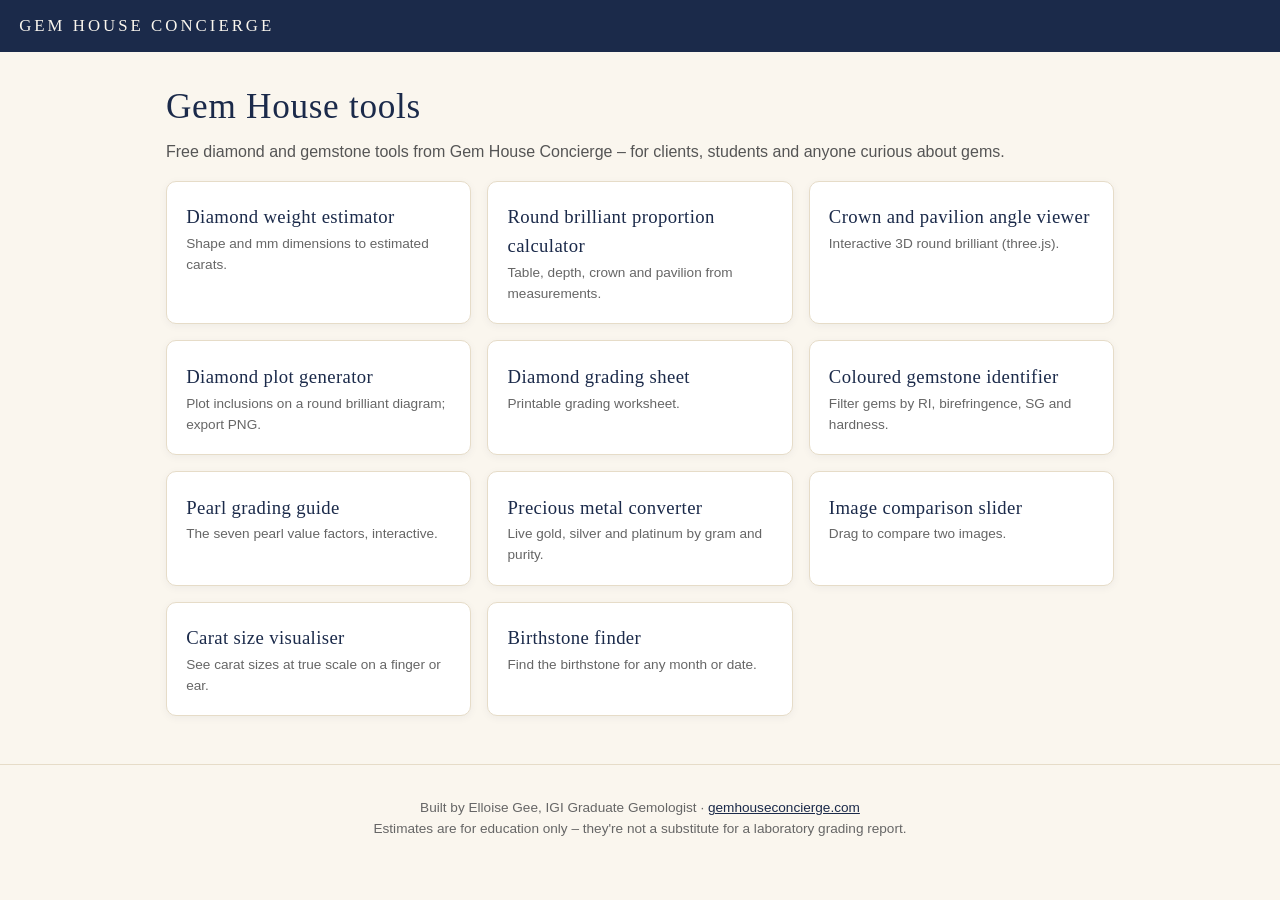
<file: index.html>
<!doctype html><html lang="en-AU"><head><meta charset="utf-8"><meta name="viewport" content="width=device-width,initial-scale=1">
<title>Gem House tools – Gem House Concierge</title><link rel="stylesheet" href="style.css"></head><body>
<header><a class="wm" href="index.html">Gem House Concierge</a></header>
<main><h1>Gem House tools</h1><p class="lead">Free diamond and gemstone tools from Gem House Concierge – for clients, students and anyone curious about gems.</p>
<div class="grid"><a class="card" href="weight.html"><h3 style="margin:.1rem 0">Diamond weight estimator</h3><p class="note" style="margin:0">Shape and mm dimensions to estimated carats.</p></a><a class="card" href="proportions.html"><h3 style="margin:.1rem 0">Round brilliant proportion calculator</h3><p class="note" style="margin:0">Table, depth, crown and pavilion from measurements.</p></a><a class="card" href="angles.html"><h3 style="margin:.1rem 0">Crown and pavilion angle viewer</h3><p class="note" style="margin:0">Interactive 3D round brilliant (three.js).</p></a><a class="card" href="diagram.html"><h3 style="margin:.1rem 0">Diamond plot generator</h3><p class="note" style="margin:0">Plot inclusions on a round brilliant diagram; export PNG.</p></a><a class="card" href="grading-sheet.html"><h3 style="margin:.1rem 0">Diamond grading sheet</h3><p class="note" style="margin:0">Printable grading worksheet.</p></a><a class="card" href="gem-identifier.html"><h3 style="margin:.1rem 0">Coloured gemstone identifier</h3><p class="note" style="margin:0">Filter gems by RI, birefringence, SG and hardness.</p></a><a class="card" href="pearl-guide.html"><h3 style="margin:.1rem 0">Pearl grading guide</h3><p class="note" style="margin:0">The seven pearl value factors, interactive.</p></a><a class="card" href="metal-prices.html"><h3 style="margin:.1rem 0">Precious metal converter</h3><p class="note" style="margin:0">Live gold, silver and platinum by gram and purity.</p></a><a class="card" href="compare.html"><h3 style="margin:.1rem 0">Image comparison slider</h3><p class="note" style="margin:0">Drag to compare two images.</p></a><a class="card" href="carat-size.html"><h3 style="margin:.1rem 0">Carat size visualiser</h3><p class="note" style="margin:0">See carat sizes at true scale on a finger or ear.</p></a><a class="card" href="birthstones.html"><h3 style="margin:.1rem 0">Birthstone finder</h3><p class="note" style="margin:0">Find the birthstone for any month or date.</p></a></div>
</main><footer>Built by Elloise Gee, IGI Graduate Gemologist · <a href="https://www.gemhouseconcierge.com">gemhouseconcierge.com</a><br>Estimates are for education only – they're not a substitute for a laboratory grading report.</footer></body></html>
</file>
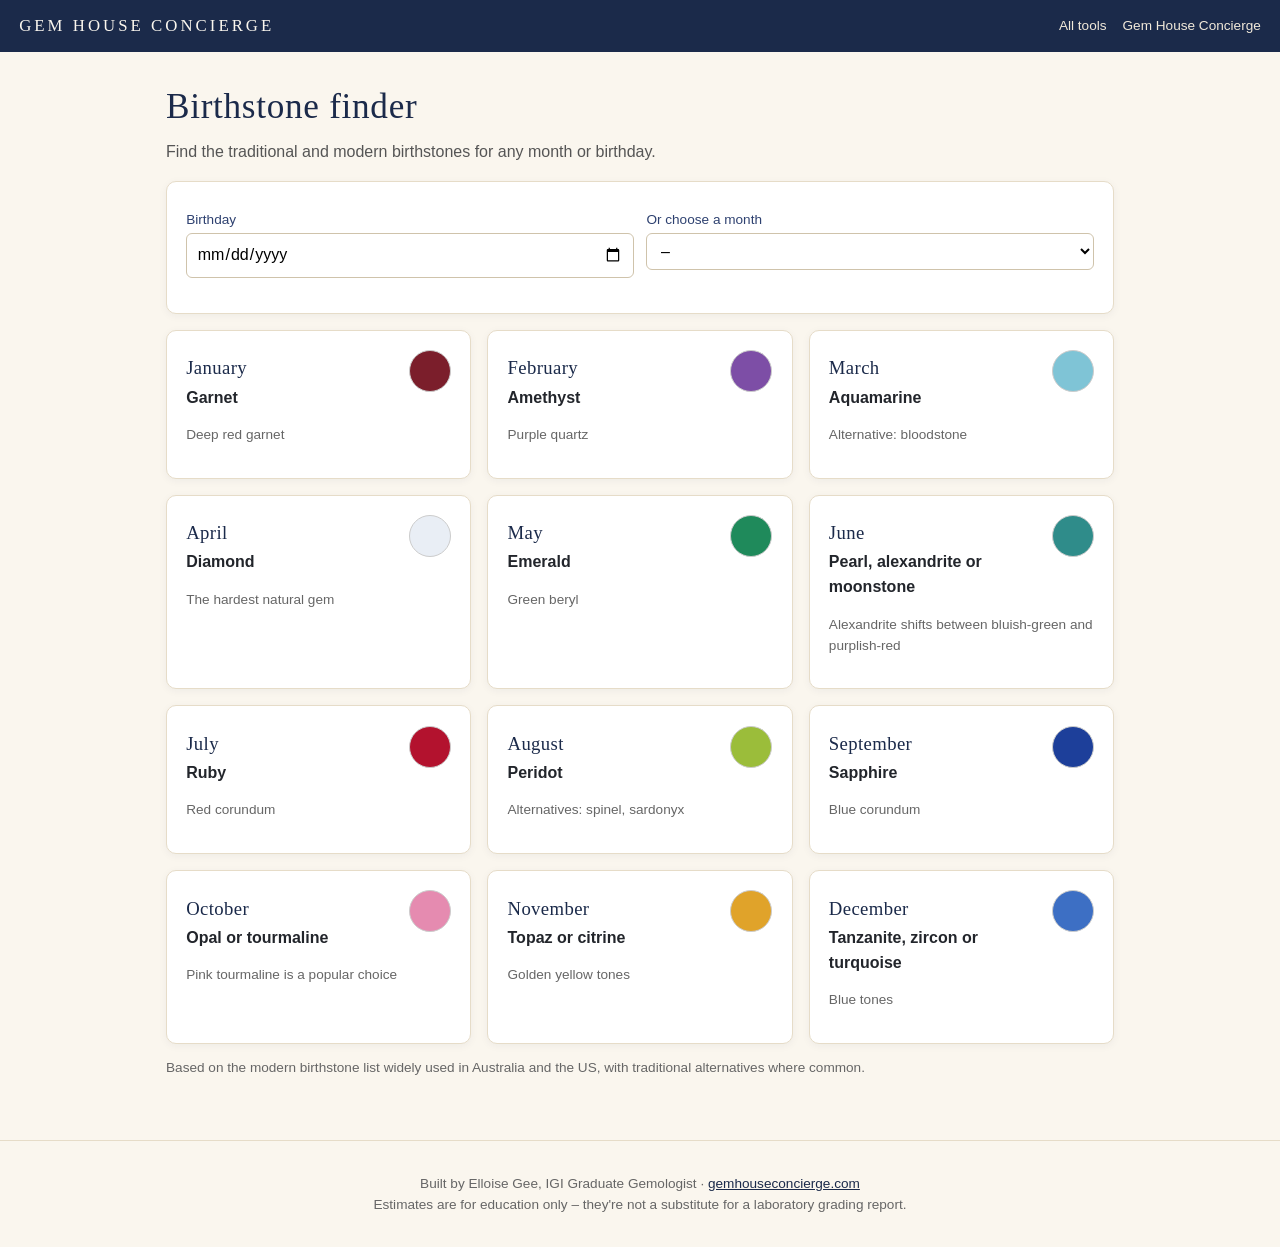
<file: birthstones.html>
<!doctype html><html lang="en-AU"><head><meta charset="utf-8"><meta name="viewport" content="width=device-width,initial-scale=1">
<title>Birthstone finder – Gem House Concierge</title><link rel="stylesheet" href="style.css"></head><body>
<header><a class="wm" href="index.html">Gem House Concierge</a><nav><a href="index.html">All tools</a><a href="https://www.gemhouseconcierge.com">Gem House Concierge</a></nav></header>
<main><h1>Birthstone finder</h1><p class="lead">Find the traditional and modern birthstones for any month or birthday.</p>

<div class="card"><div class="row"><div><label>Birthday</label><input type="date" id="bd"></div><div><label>Or choose a month</label><select id="mo"><option value="">–</option><option value="0">January</option><option value="1">February</option><option value="2">March</option><option value="3">April</option><option value="4">May</option><option value="5">June</option><option value="6">July</option><option value="7">August</option><option value="8">September</option><option value="9">October</option><option value="10">November</option><option value="11">December</option></select></div></div>
<div id="res" style="margin-top:1rem"></div></div>
<div class="grid" id="all"></div>
<p class="note">Based on the modern birthstone list widely used in Australia and the US, with traditional alternatives where common.</p>
<script>
const B=[["January", "Garnet", "Deep red garnet", "#7b1e2b"], ["February", "Amethyst", "Purple quartz", "#7d4ea6"], ["March", "Aquamarine", "Alternative: bloodstone", "#7fc4d6"], ["April", "Diamond", "The hardest natural gem", "#e9eef5"], ["May", "Emerald", "Green beryl", "#1f8a5b"], ["June", "Pearl, alexandrite or moonstone", "Alexandrite shifts between bluish-green and purplish-red", "#2f8c8a"], ["July", "Ruby", "Red corundum", "#b3122e"], ["August", "Peridot", "Alternatives: spinel, sardonyx", "#9bbd3a"], ["September", "Sapphire", "Blue corundum", "#1d3f9a"], ["October", "Opal or tourmaline", "Pink tourmaline is a popular choice", "#e58bb0"], ["November", "Topaz or citrine", "Golden yellow tones", "#e0a32a"], ["December", "Tanzanite, zircon or turquoise", "Blue tones", "#3d6fc4"]];
const card=b=>`<div class="card" style="margin:0"><div style="width:42px;height:42px;border-radius:50%;background:${b[3]};border:1px solid #ccc;float:right"></div><h3 style="margin:.2rem 0">${b[0]}</h3><b>${b[1]}</b><p class="note">${b[2]}</p></div>`;
all.innerHTML=B.map(card).join('');function show(i){res.innerHTML=i===''?'':card(B[i]);window.shown=i===''?null:B[i][1]}
mo.oninput=()=>show(mo.value===''?'':+mo.value);bd.oninput=()=>{if(bd.value){const m=+bd.value.split('-')[1]-1;mo.value=m;show(m)}};
</script>
</main><footer>Built by Elloise Gee, IGI Graduate Gemologist · <a href="https://www.gemhouseconcierge.com">gemhouseconcierge.com</a><br>Estimates are for education only – they're not a substitute for a laboratory grading report.</footer></body></html>
</file>
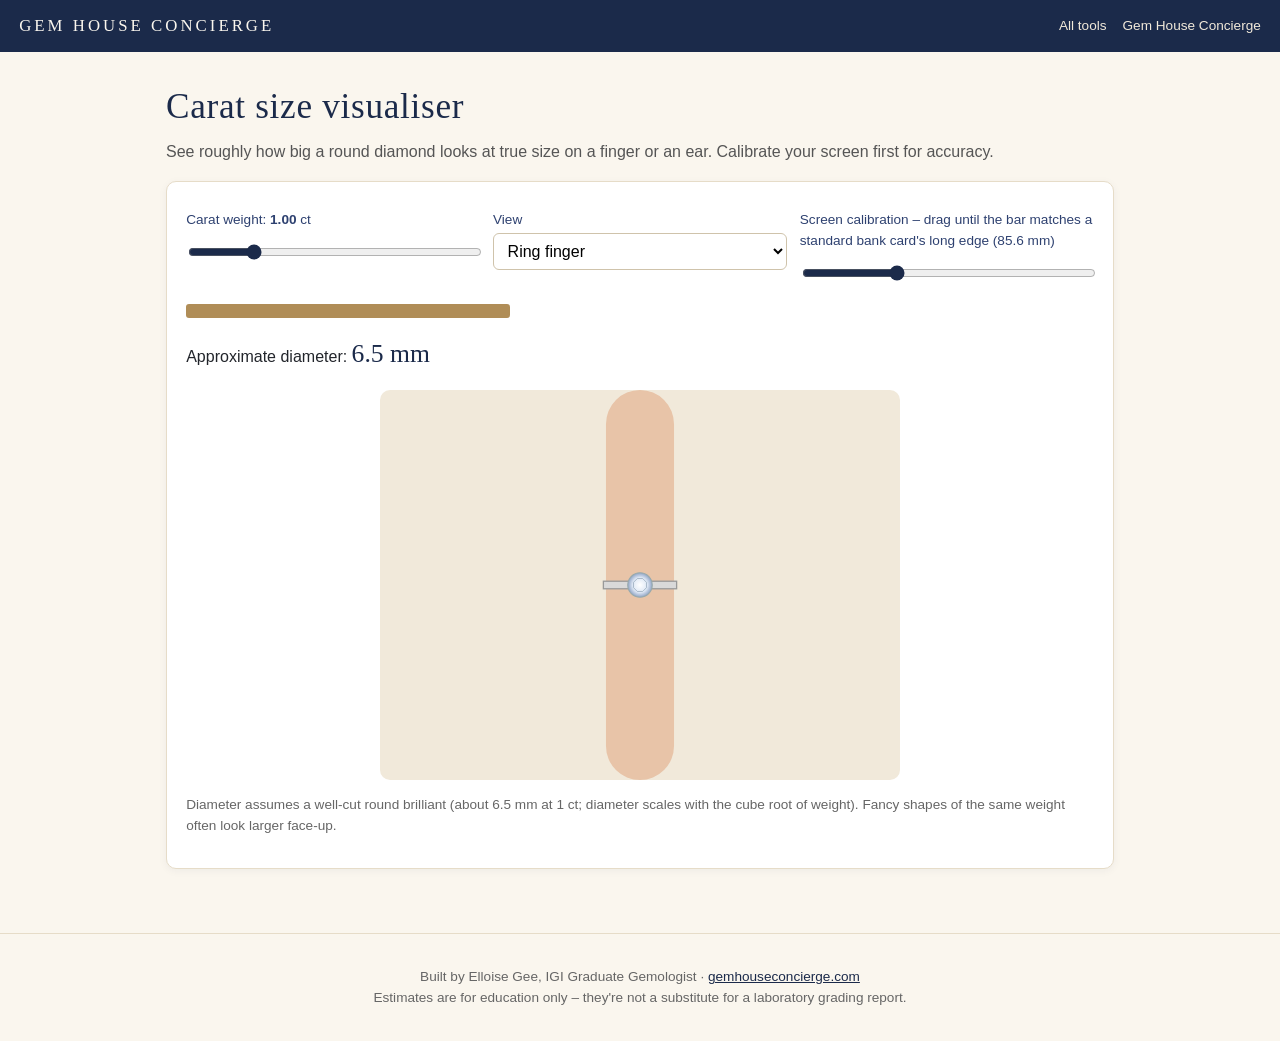
<file: carat-size.html>
<!doctype html><html lang="en-AU"><head><meta charset="utf-8"><meta name="viewport" content="width=device-width,initial-scale=1">
<title>Carat size visualiser – Gem House Concierge</title><link rel="stylesheet" href="style.css"></head><body>
<header><a class="wm" href="index.html">Gem House Concierge</a><nav><a href="index.html">All tools</a><a href="https://www.gemhouseconcierge.com">Gem House Concierge</a></nav></header>
<main><h1>Carat size visualiser</h1><p class="lead">See roughly how big a round diamond looks at true size on a finger or an ear. Calibrate your screen first for accuracy.</p>

<div class="card"><div class="row">
<div><label>Carat weight: <b id="cv">1.00</b> ct</label><input id="ct" type="range" min="0.1" max="5" step="0.05" value="1"></div>
<div><label>View</label><select id="mode"><option value="finger">Ring finger</option><option value="ear">Earlobe (stud)</option></select></div>
<div><label>Screen calibration – drag until the bar matches a standard bank card's long edge (85.6 mm)</label><input id="cal" type="range" min="2" max="8" step="0.01" value="3.78"></div></div>
<div id="card" style="height:14px;background:#b08d57;border-radius:3px;margin:.4rem 0"></div>
<p>Approximate diameter: <span class="result" id="mm"></span></p>
<svg id="sv" viewBox="0 0 400 300" style="width:100%;max-width:520px;display:block;margin:auto;background:#f1e9da;border-radius:10px"></svg>
<p class="note">Diameter assumes a well-cut round brilliant (about 6.5 mm at 1 ct; diameter scales with the cube root of weight). Fancy shapes of the same weight often look larger face-up.</p></div>
<script>
function draw(){const c=+ct.value,d=6.5*Math.cbrt(c),pxmm=+cal.value;cv.textContent=c.toFixed(2);mm.textContent=d.toFixed(1)+' mm';window.dia=d;
card.style.width=(85.6*pxmm)+'px';const s=sv.getBoundingClientRect().width||400,k=pxmm*400/s,r=d/2*k;
let g='';if(mode.value==='finger'){const fw=18*k;g=`<rect x="${200-fw/2}" y="0" width="${fw}" height="300" rx="${fw/2}" fill="#e8c4a8"/><rect x="${200-fw/2-2}" y="${150-1.0*k}" width="${fw+4}" height="${2*k}" fill="#d9d9d9" stroke="#999"/>`}
else{g=`<path d="M200 10 C ${200+40*k*.6} 10 ${200+38*k*.6} ${120} ${200+15*k*.6} 280 C 160 300 120 260 140 200 C 150 120 150 10 200 10Z" fill="#e8c4a8"/>`}
const cy=mode.value==='finger'?150:200,cx=mode.value==='finger'?200:175;
g+=`<defs><radialGradient id="gd"><stop offset="0" stop-color="#fff"/><stop offset=".6" stop-color="#dfe8f5"/><stop offset="1" stop-color="#8fa3c4"/></radialGradient></defs><circle cx="${cx}" cy="${cy}" r="${r}" fill="url(#gd)" stroke="#9aa" stroke-width=".8"/><polygon points="${[0,1,2,3,4,5,6,7].map(i=>{const a=Math.PI/8+i*Math.PI/4;return (cx+r*.57*Math.cos(a))+','+(cy+r*.57*Math.sin(a))}).join(' ')}" fill="none" stroke="#9ab" stroke-width=".6"/>`;
sv.innerHTML=g}
[ct,mode,cal].forEach(e=>e.oninput=draw);addEventListener('resize',draw);draw();
</script>
</main><footer>Built by Elloise Gee, IGI Graduate Gemologist · <a href="https://www.gemhouseconcierge.com">gemhouseconcierge.com</a><br>Estimates are for education only – they're not a substitute for a laboratory grading report.</footer></body></html>
</file>
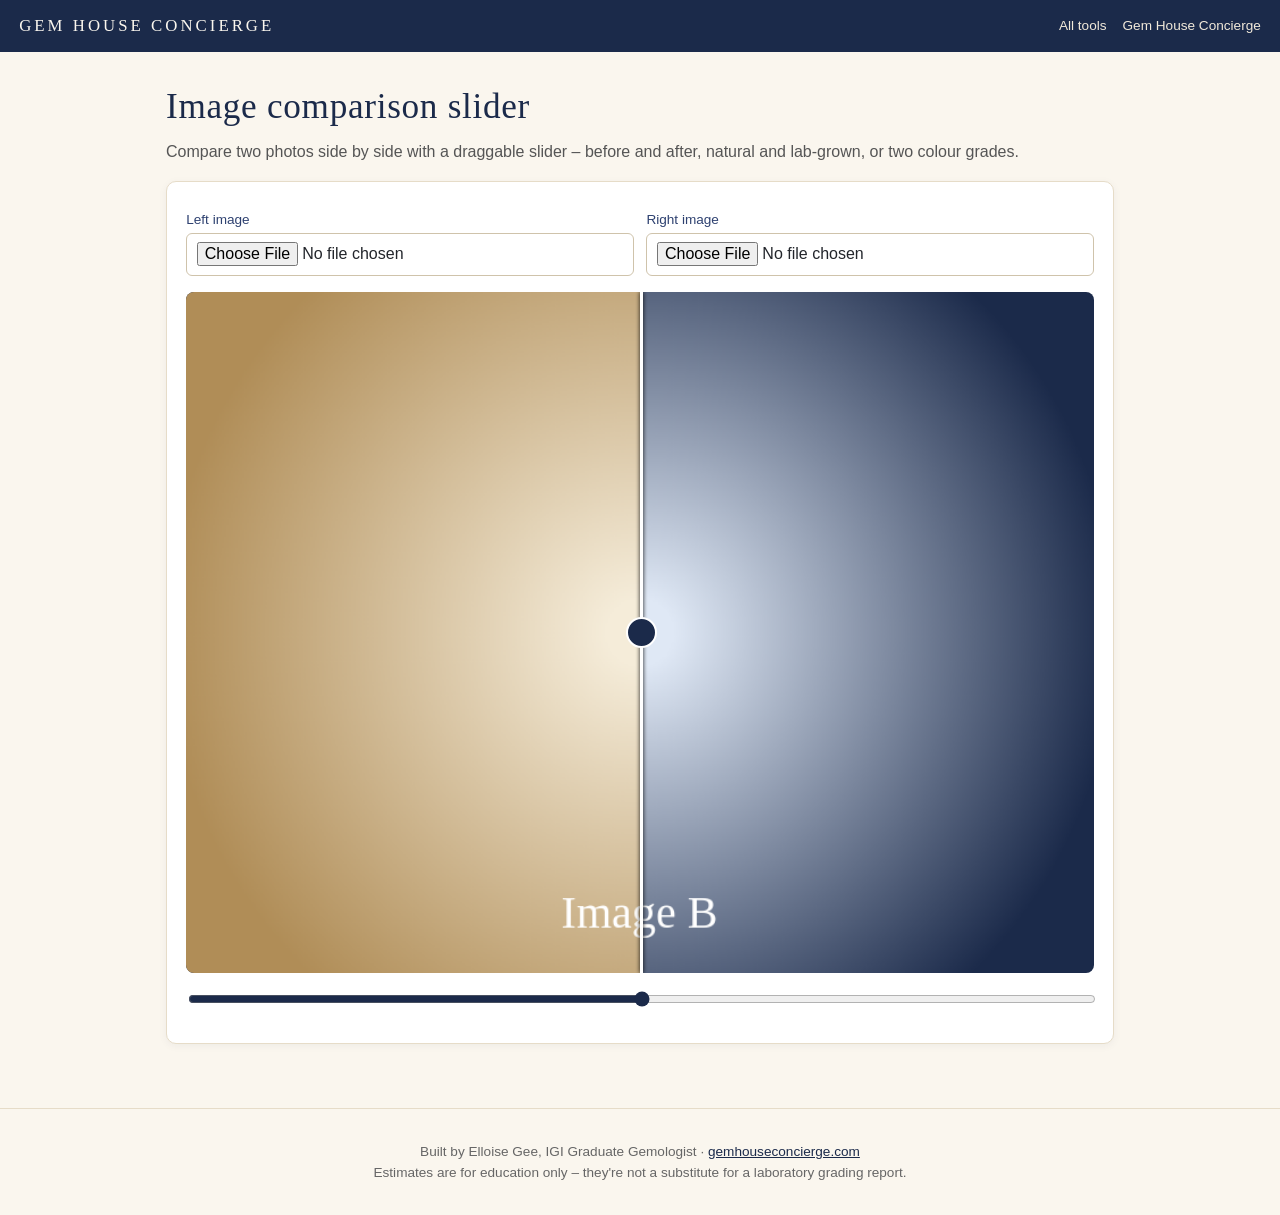
<file: compare.html>
<!doctype html><html lang="en-AU"><head><meta charset="utf-8"><meta name="viewport" content="width=device-width,initial-scale=1">
<title>Image comparison slider – Gem House Concierge</title><link rel="stylesheet" href="style.css"></head><body>
<header><a class="wm" href="index.html">Gem House Concierge</a><nav><a href="index.html">All tools</a><a href="https://www.gemhouseconcierge.com">Gem House Concierge</a></nav></header>
<main><h1>Image comparison slider</h1><p class="lead">Compare two photos side by side with a draggable slider – before and after, natural and lab-grown, or two colour grades.</p>

<div class="card"><div class="row"><div><label>Left image</label><input type="file" id="fa" accept="image/*"></div><div><label>Right image</label><input type="file" id="fb" accept="image/*"></div></div>
<div id="box" style="position:relative;margin-top:1rem;user-select:none;touch-action:none;overflow:hidden;border-radius:8px;aspect-ratio:4/3;background:#eee">
<img id="ib" style="position:absolute;inset:0;width:100%;height:100%;object-fit:cover"><div id="clip" style="position:absolute;inset:0;width:50%;overflow:hidden"><img id="ia" style="position:absolute;inset:0;height:100%;object-fit:cover"></div>
<div id="bar" style="position:absolute;top:0;bottom:0;left:50%;width:3px;background:#fff;box-shadow:0 0 4px #000;cursor:ew-resize"><div style="position:absolute;top:50%;left:-14px;width:31px;height:31px;margin-top:-15px;border-radius:50%;background:#1b2a4a;border:2px solid #fff"></div></div></div>
<input type="range" id="rg" min="0" max="100" value="50" style="margin-top:.6rem"></div>
<script>
function demo(col1,col2,txt){const c=document.createElement('canvas');c.width=800;c.height=600;const x=c.getContext('2d');const g=x.createRadialGradient(400,300,30,400,300,420);g.addColorStop(0,col1);g.addColorStop(1,col2);x.fillStyle=g;x.fillRect(0,0,800,600);x.fillStyle='#fff';x.font='40px Georgia';x.textAlign='center';x.fillText(txt,400,560);return c.toDataURL()}
ia.src=demo('#f5ecd9','#b08d57','Image A');ib.src=demo('#dfe8f5','#1b2a4a','Image B');
function set(p){p=Math.max(0,Math.min(100,p));clip.style.width=p+'%';bar.style.left=p+'%';rg.value=p;ia.style.width=box.clientWidth+'px'}
rg.oninput=()=>set(+rg.value);let drag=false;box.onpointerdown=e=>{drag=true;mv(e)};onpointerup=()=>drag=false;box.onpointermove=e=>drag&&mv(e);
function mv(e){const r=box.getBoundingClientRect();set((e.clientX-r.left)/r.width*100)}addEventListener('resize',()=>set(+rg.value));
[[fa,ia],[fb,ib]].forEach(([f,i])=>f.onchange=()=>{if(f.files[0])i.src=URL.createObjectURL(f.files[0])});set(50);
</script>
</main><footer>Built by Elloise Gee, IGI Graduate Gemologist · <a href="https://www.gemhouseconcierge.com">gemhouseconcierge.com</a><br>Estimates are for education only – they're not a substitute for a laboratory grading report.</footer></body></html>
</file>
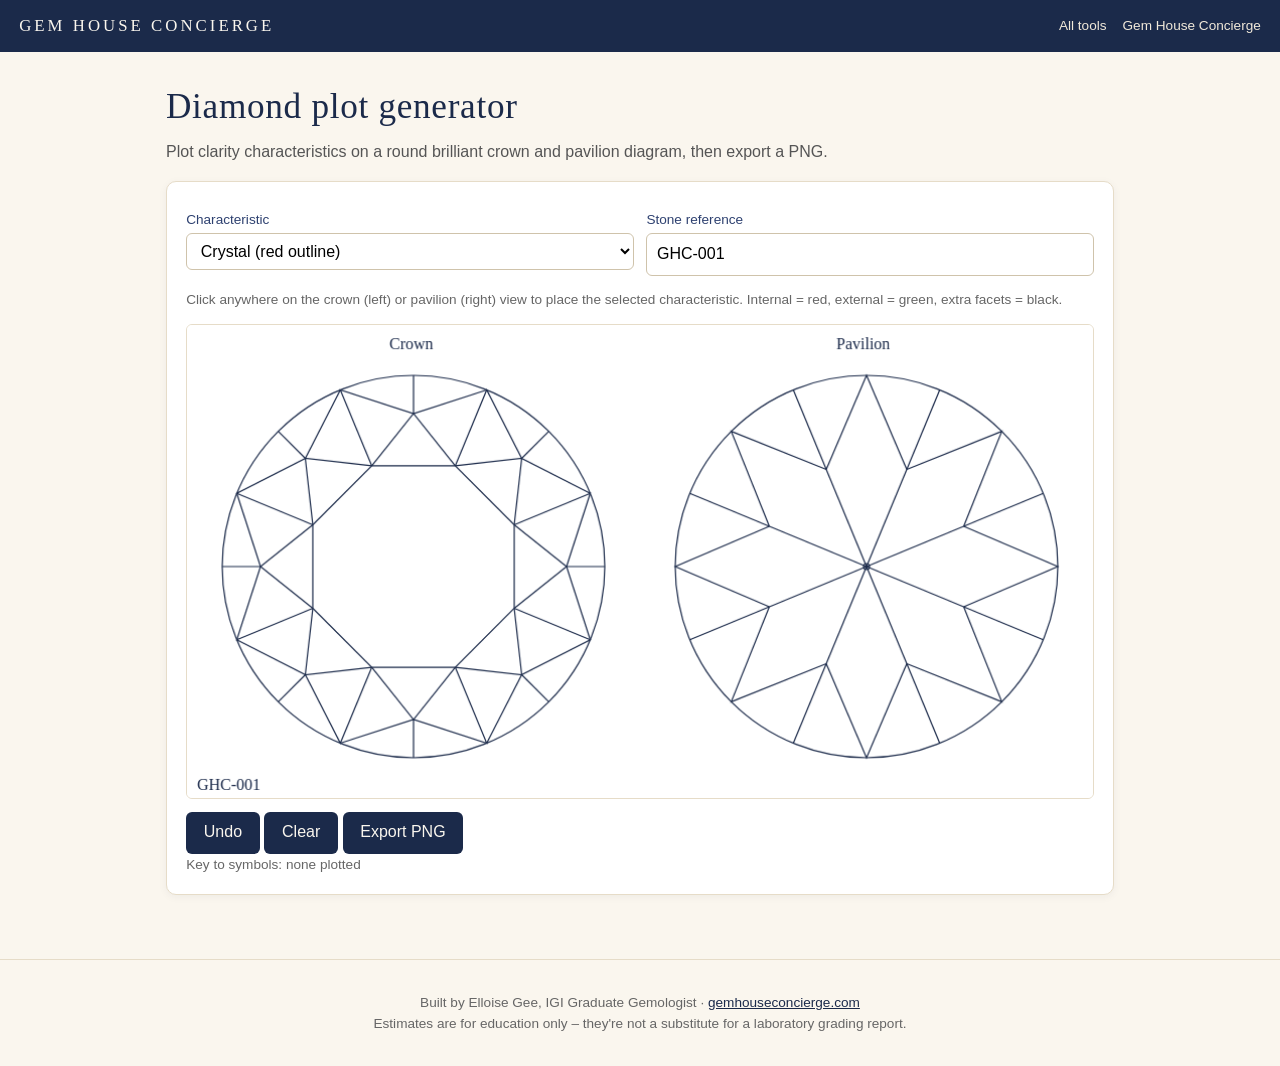
<file: diagram.html>
<!doctype html><html lang="en-AU"><head><meta charset="utf-8"><meta name="viewport" content="width=device-width,initial-scale=1">
<title>Diamond plot generator – Gem House Concierge</title><link rel="stylesheet" href="style.css"></head><body>
<header><a class="wm" href="index.html">Gem House Concierge</a><nav><a href="index.html">All tools</a><a href="https://www.gemhouseconcierge.com">Gem House Concierge</a></nav></header>
<main><h1>Diamond plot generator</h1><p class="lead">Plot clarity characteristics on a round brilliant crown and pavilion diagram, then export a PNG.</p>

<div class="card"><div class="row">
<div><label>Characteristic</label><select id="kind">
<option value="crystal">Crystal (red outline)</option><option value="pinpoint">Pinpoint (red dot)</option><option value="feather">Feather (red line)</option><option value="cloud">Cloud (red dots)</option><option value="needle">Needle (red line)</option><option value="chip">Chip (red)</option><option value="natural">Natural (green)</option><option value="extra">Extra facet (black)</option></select></div>
<div><label>Stone reference</label><input id="ref" value="GHC-001"></div></div>
<p class="note">Click anywhere on the crown (left) or pavilion (right) view to place the selected characteristic. Internal = red, external = green, extra facets = black.</p>
<canvas id="cv" width="900" height="470" style="width:100%;border:1px solid #e6dcc8;border-radius:6px;cursor:crosshair;background:#fff"></canvas>
<button id="undo">Undo</button><button id="clr">Clear</button><button id="png">Export PNG</button>
<div class="note" id="key"></div></div>
<script>
const c=cv.getContext('2d'),marks=[];const R=190,C1=[225,240],C2=[675,240];
function oct(cx,cy,r,rot){c.beginPath();for(let i=0;i<8;i++){const a=rot+i*Math.PI/4;c.lineTo(cx+r*Math.cos(a),cy+r*Math.sin(a))}c.closePath();c.stroke()}
function base(){c.fillStyle='#fff';c.fillRect(0,0,900,470);c.strokeStyle='#1b2a4a';c.lineWidth=1.2;
c.font='16px Georgia';c.fillStyle='#1b2a4a';c.fillText('Crown',C1[0]-24,24);c.fillText('Pavilion',C2[0]-30,24);c.fillText(ref.value,10,462);
for(const [x,y] of [C1,C2]){c.beginPath();c.arc(x,y,R,0,7);c.stroke()}
const [x,y]=C1,t=R*.57,rot=Math.PI/8;oct(x,y,t,rot);
for(let i=0;i<8;i++){const a=rot+i*Math.PI/4,a2=a+Math.PI/8,b=rot+(i+1)*Math.PI/4;const P=[x+t*Math.cos(a),y+t*Math.sin(a)],S=[x+R*.8*Math.cos(a2),y+R*.8*Math.sin(a2)],Q=[x+t*Math.cos(b),y+t*Math.sin(b)];
c.beginPath();c.moveTo(...P);c.lineTo(...S);c.lineTo(...Q);c.stroke();c.beginPath();c.moveTo(...P);c.lineTo(x+R*Math.cos(a),y+R*Math.sin(a));c.lineTo(...S);c.lineTo(x+R*Math.cos(a2+Math.PI/8-Math.PI/8+Math.PI/8),y+R*Math.sin(a2+Math.PI/8));c.stroke();
c.beginPath();c.moveTo(...S);c.lineTo(x+R*Math.cos(a2),y+R*Math.sin(a2));c.stroke()}
const [u,v]=C2;for(let i=0;i<8;i++){const a=Math.PI/8+i*Math.PI/4,a2=a+Math.PI/8;c.beginPath();c.moveTo(u,v);c.lineTo(u+R*Math.cos(a),v+R*Math.sin(a));c.stroke();
c.beginPath();c.moveTo(u+R*.55*Math.cos(a),v+R*.55*Math.sin(a));c.lineTo(u+R*Math.cos(a2),v+R*Math.sin(a2));c.lineTo(u+R*.55*Math.cos(a+Math.PI/4),v+R*.55*Math.sin(a+Math.PI/4));c.stroke()}
c.beginPath();c.arc(u,v,3,0,7);c.stroke()}
const COL={natural:'#1d8a3a',extra:'#000'};
function draw(m){c.strokeStyle=c.fillStyle=COL[m.k]||'#c0141c';c.lineWidth=2;const{x,y}=m;
switch(m.k){case'crystal':c.beginPath();c.ellipse(x,y,7,5,.4,0,7);c.stroke();break;case'pinpoint':c.beginPath();c.arc(x,y,2,0,7);c.fill();break;
case'feather':case'needle':c.beginPath();c.moveTo(x-10,y+6);c.lineTo(x+10,y-6);c.stroke();if(m.k==='feather'){c.beginPath();c.moveTo(x,y);c.lineTo(x+4,y+6);c.stroke()}break;
case'cloud':for(let i=0;i<7;i++){c.beginPath();c.arc(x+Math.cos(i)*6,y+Math.sin(i*2)*5,1.3,0,7);c.fill()}break;
case'chip':c.beginPath();c.moveTo(x-5,y+4);c.lineTo(x,y-5);c.lineTo(x+5,y+4);c.closePath();c.fill();break;
default:c.beginPath();c.moveTo(x-6,y);c.lineTo(x+6,y);c.moveTo(x,y-6);c.lineTo(x,y+6);c.stroke()}}
function render(){base();marks.forEach(draw);const k={};marks.forEach(m=>k[m.k]=(k[m.k]||0)+1);key.textContent='Key to symbols: '+(Object.entries(k).map(([a,b])=>a+' ×'+b).join(' – ')||'none plotted')}
cv.onclick=e=>{const r=cv.getBoundingClientRect(),x=(e.clientX-r.left)*900/r.width,y=(e.clientY-r.top)*470/r.height;
if(Math.hypot(x-C1[0],y-C1[1])<=R||Math.hypot(x-C2[0],y-C2[1])<=R){marks.push({x,y,k:kind.value});render()}};
undo.onclick=()=>{marks.pop();render()};clr.onclick=()=>{marks.length=0;render()};ref.oninput=render;
png.onclick=()=>{const a=document.createElement('a');a.download=(ref.value||'plot')+'.png';a.href=cv.toDataURL('image/png');a.click()};render();window.marks=marks;
</script>
</main><footer>Built by Elloise Gee, IGI Graduate Gemologist · <a href="https://www.gemhouseconcierge.com">gemhouseconcierge.com</a><br>Estimates are for education only – they're not a substitute for a laboratory grading report.</footer></body></html>
</file>
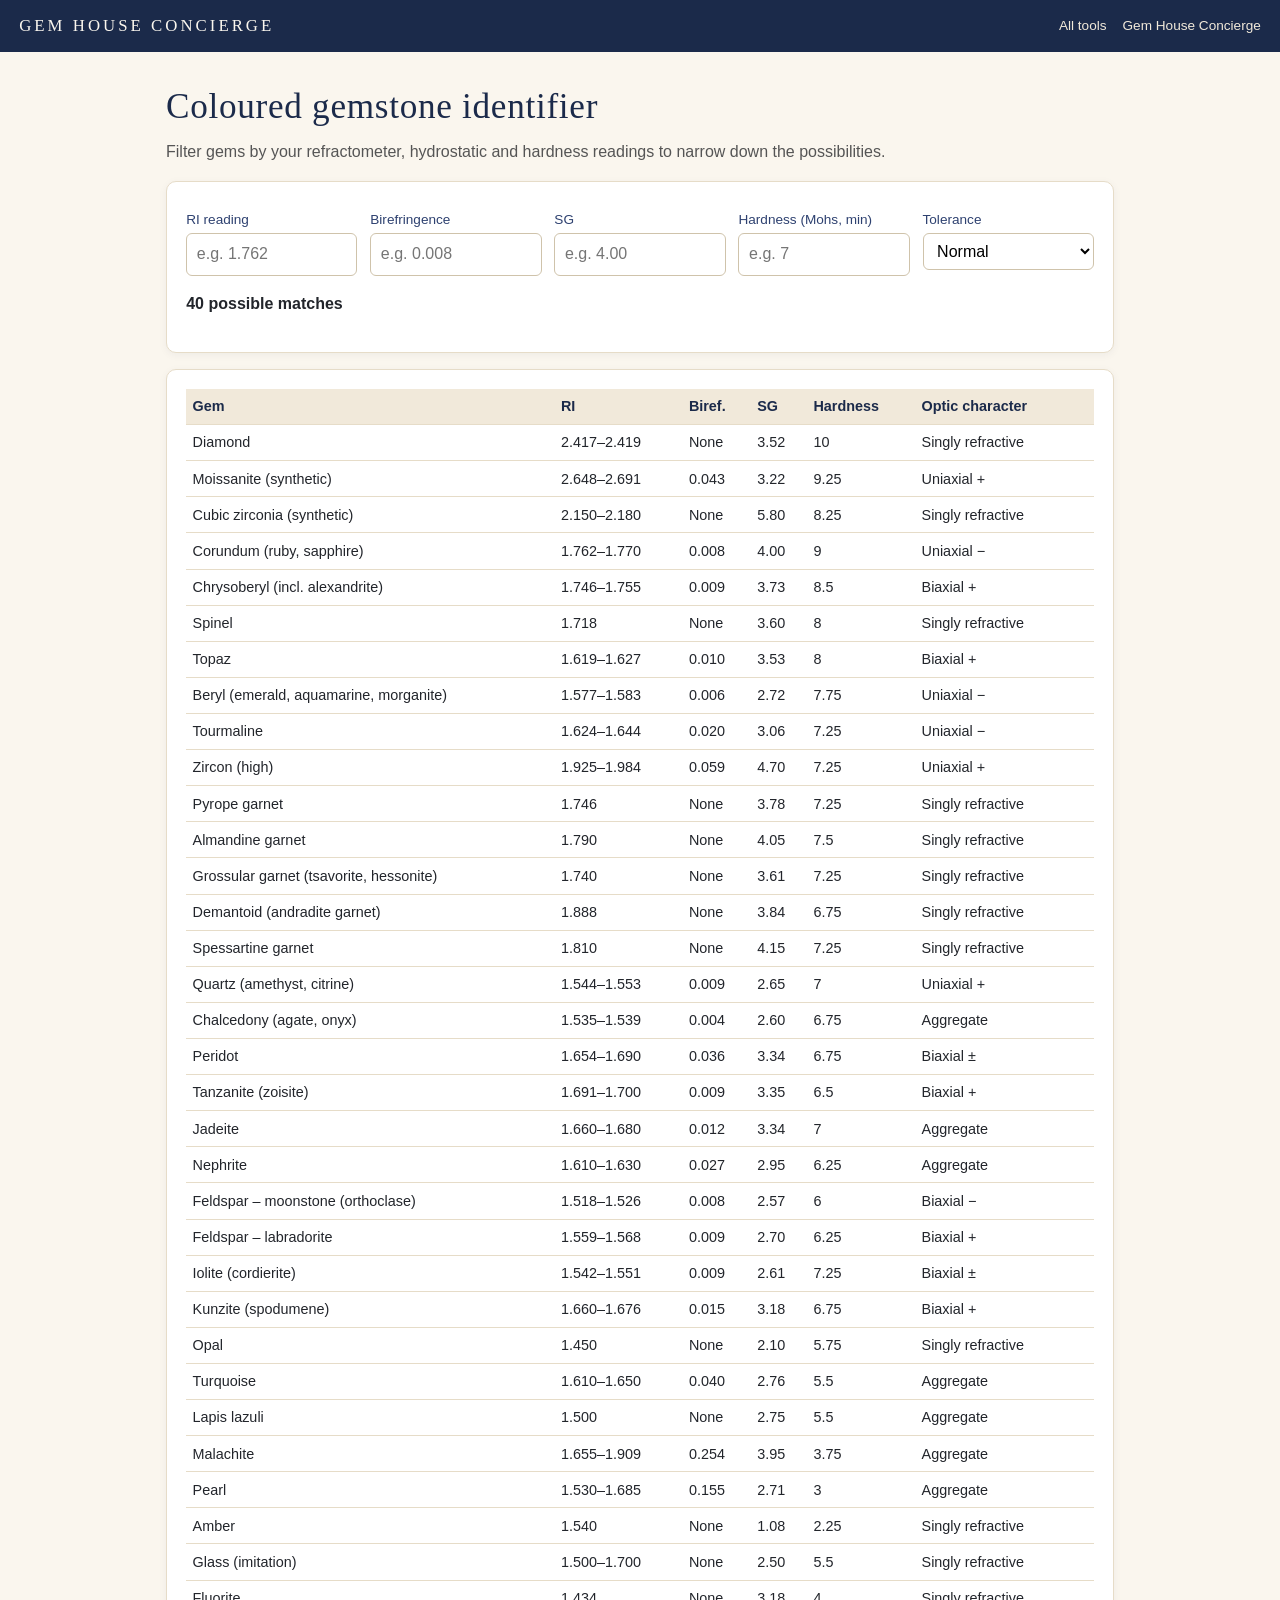
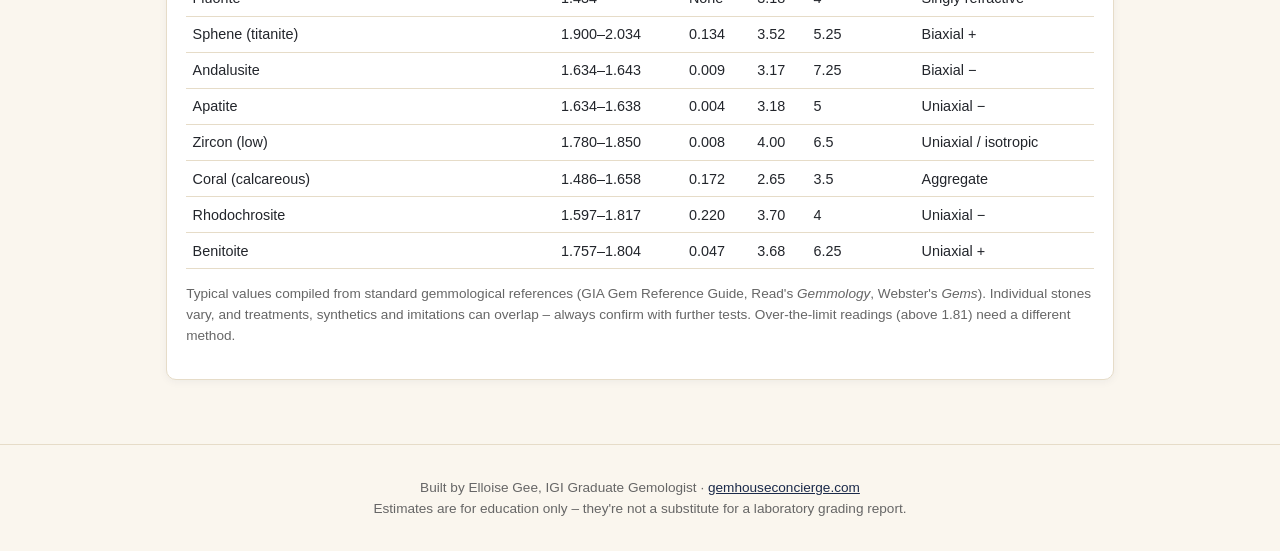
<file: gem-identifier.html>
<!doctype html><html lang="en-AU"><head><meta charset="utf-8"><meta name="viewport" content="width=device-width,initial-scale=1">
<title>Coloured gemstone identifier – Gem House Concierge</title><link rel="stylesheet" href="style.css"></head><body>
<header><a class="wm" href="index.html">Gem House Concierge</a><nav><a href="index.html">All tools</a><a href="https://www.gemhouseconcierge.com">Gem House Concierge</a></nav></header>
<main><h1>Coloured gemstone identifier</h1><p class="lead">Filter gems by your refractometer, hydrostatic and hardness readings to narrow down the possibilities.</p>

<div class="card"><div class="row">
<div><label>RI reading</label><input id="ri" type="number" step="0.001" placeholder="e.g. 1.762"></div>
<div><label>Birefringence</label><input id="bi" type="number" step="0.001" placeholder="e.g. 0.008"></div>
<div><label>SG</label><input id="sg" type="number" step="0.01" placeholder="e.g. 4.00"></div>
<div><label>Hardness (Mohs, min)</label><input id="hd" type="number" step="0.5" placeholder="e.g. 7"></div>
<div><label>Tolerance</label><select id="tol"><option value="1">Tight</option><option value="2" selected>Normal</option><option value="4">Wide</option></select></div></div>
<p><b id="cnt"></b></p></div>
<div class="card tablewrap"><table><thead><tr><th>Gem</th><th>RI</th><th>Biref.</th><th>SG</th><th>Hardness</th><th>Optic character</th></tr></thead><tbody id="tb"></tbody></table>
<p class="note">Typical values compiled from standard gemmological references (GIA Gem Reference Guide, Read's <i>Gemmology</i>, Webster's <i>Gems</i>). Individual stones vary, and treatments, synthetics and imitations can overlap – always confirm with further tests. Over-the-limit readings (above 1.81) need a different method.</p></div>
<script>
const G=[["Diamond", 2.417, 2.419, 0, 3.52, 10, "Singly refractive"], ["Moissanite (synthetic)", 2.648, 2.691, 0.043, 3.22, 9.25, "Uniaxial +"], ["Cubic zirconia (synthetic)", 2.15, 2.18, 0, 5.8, 8.25, "Singly refractive"], ["Corundum (ruby, sapphire)", 1.762, 1.77, 0.008, 4.0, 9, "Uniaxial \u2212"], ["Chrysoberyl (incl. alexandrite)", 1.746, 1.755, 0.009, 3.73, 8.5, "Biaxial +"], ["Spinel", 1.718, 1.718, 0, 3.6, 8, "Singly refractive"], ["Topaz", 1.619, 1.627, 0.01, 3.53, 8, "Biaxial +"], ["Beryl (emerald, aquamarine, morganite)", 1.577, 1.583, 0.006, 2.72, 7.75, "Uniaxial \u2212"], ["Tourmaline", 1.624, 1.644, 0.02, 3.06, 7.25, "Uniaxial \u2212"], ["Zircon (high)", 1.925, 1.984, 0.059, 4.7, 7.25, "Uniaxial +"], ["Pyrope garnet", 1.746, 1.746, 0, 3.78, 7.25, "Singly refractive"], ["Almandine garnet", 1.79, 1.79, 0, 4.05, 7.5, "Singly refractive"], ["Grossular garnet (tsavorite, hessonite)", 1.74, 1.74, 0, 3.61, 7.25, "Singly refractive"], ["Demantoid (andradite garnet)", 1.888, 1.888, 0, 3.84, 6.75, "Singly refractive"], ["Spessartine garnet", 1.81, 1.81, 0, 4.15, 7.25, "Singly refractive"], ["Quartz (amethyst, citrine)", 1.544, 1.553, 0.009, 2.65, 7, "Uniaxial +"], ["Chalcedony (agate, onyx)", 1.535, 1.539, 0.004, 2.6, 6.75, "Aggregate"], ["Peridot", 1.654, 1.69, 0.036, 3.34, 6.75, "Biaxial \u00b1"], ["Tanzanite (zoisite)", 1.691, 1.7, 0.009, 3.35, 6.5, "Biaxial +"], ["Jadeite", 1.66, 1.68, 0.012, 3.34, 7, "Aggregate"], ["Nephrite", 1.61, 1.63, 0.027, 2.95, 6.25, "Aggregate"], ["Feldspar \u2013 moonstone (orthoclase)", 1.518, 1.526, 0.008, 2.57, 6, "Biaxial \u2212"], ["Feldspar \u2013 labradorite", 1.559, 1.568, 0.009, 2.7, 6.25, "Biaxial +"], ["Iolite (cordierite)", 1.542, 1.551, 0.009, 2.61, 7.25, "Biaxial \u00b1"], ["Kunzite (spodumene)", 1.66, 1.676, 0.015, 3.18, 6.75, "Biaxial +"], ["Opal", 1.45, 1.45, 0, 2.1, 5.75, "Singly refractive"], ["Turquoise", 1.61, 1.65, 0.04, 2.76, 5.5, "Aggregate"], ["Lapis lazuli", 1.5, 1.5, 0, 2.75, 5.5, "Aggregate"], ["Malachite", 1.655, 1.909, 0.254, 3.95, 3.75, "Aggregate"], ["Pearl", 1.53, 1.685, 0.155, 2.71, 3, "Aggregate"], ["Amber", 1.54, 1.54, 0, 1.08, 2.25, "Singly refractive"], ["Glass (imitation)", 1.5, 1.7, 0, 2.5, 5.5, "Singly refractive"], ["Fluorite", 1.434, 1.434, 0, 3.18, 4, "Singly refractive"], ["Sphene (titanite)", 1.9, 2.034, 0.134, 3.52, 5.25, "Biaxial +"], ["Andalusite", 1.634, 1.643, 0.009, 3.17, 7.25, "Biaxial \u2212"], ["Apatite", 1.634, 1.638, 0.004, 3.18, 5, "Uniaxial \u2212"], ["Zircon (low)", 1.78, 1.85, 0.008, 4.0, 6.5, "Uniaxial / isotropic"], ["Coral (calcareous)", 1.486, 1.658, 0.172, 2.65, 3.5, "Aggregate"], ["Rhodochrosite", 1.597, 1.817, 0.22, 3.7, 4, "Uniaxial \u2212"], ["Benitoite", 1.757, 1.804, 0.047, 3.68, 6.25, "Uniaxial +"]];
function f(){const t=+tol.value,R=parseFloat(ri.value),B=parseFloat(bi.value),S=parseFloat(sg.value),H=parseFloat(hd.value);
const m=G.filter(g=>(isNaN(R)||(R>=g[1]-.005*t&&R<=g[2]+.005*t))&&(isNaN(B)||Math.abs(B-g[3])<=.003*t+g[3]*.15)&&(isNaN(S)||Math.abs(S-g[4])<=.04*t+.02)&&(isNaN(H)||g[5]>=H));
cnt.textContent=m.length+' possible match'+(m.length==1?'':'es');window.matches=m.map(g=>g[0]);
tb.innerHTML=m.map(g=>`<tr><td>${g[0]}</td><td>${g[1]===g[2]?g[1].toFixed(3):g[1].toFixed(3)+'–'+g[2].toFixed(3)}</td><td>${g[3]?g[3].toFixed(3):'None'}</td><td>${g[4].toFixed(2)}</td><td>${g[5]}</td><td>${g[6]}</td></tr>`).join('')}
document.querySelectorAll('input,select').forEach(e=>e.oninput=f);f();
</script>
</main><footer>Built by Elloise Gee, IGI Graduate Gemologist · <a href="https://www.gemhouseconcierge.com">gemhouseconcierge.com</a><br>Estimates are for education only – they're not a substitute for a laboratory grading report.</footer></body></html>
</file>
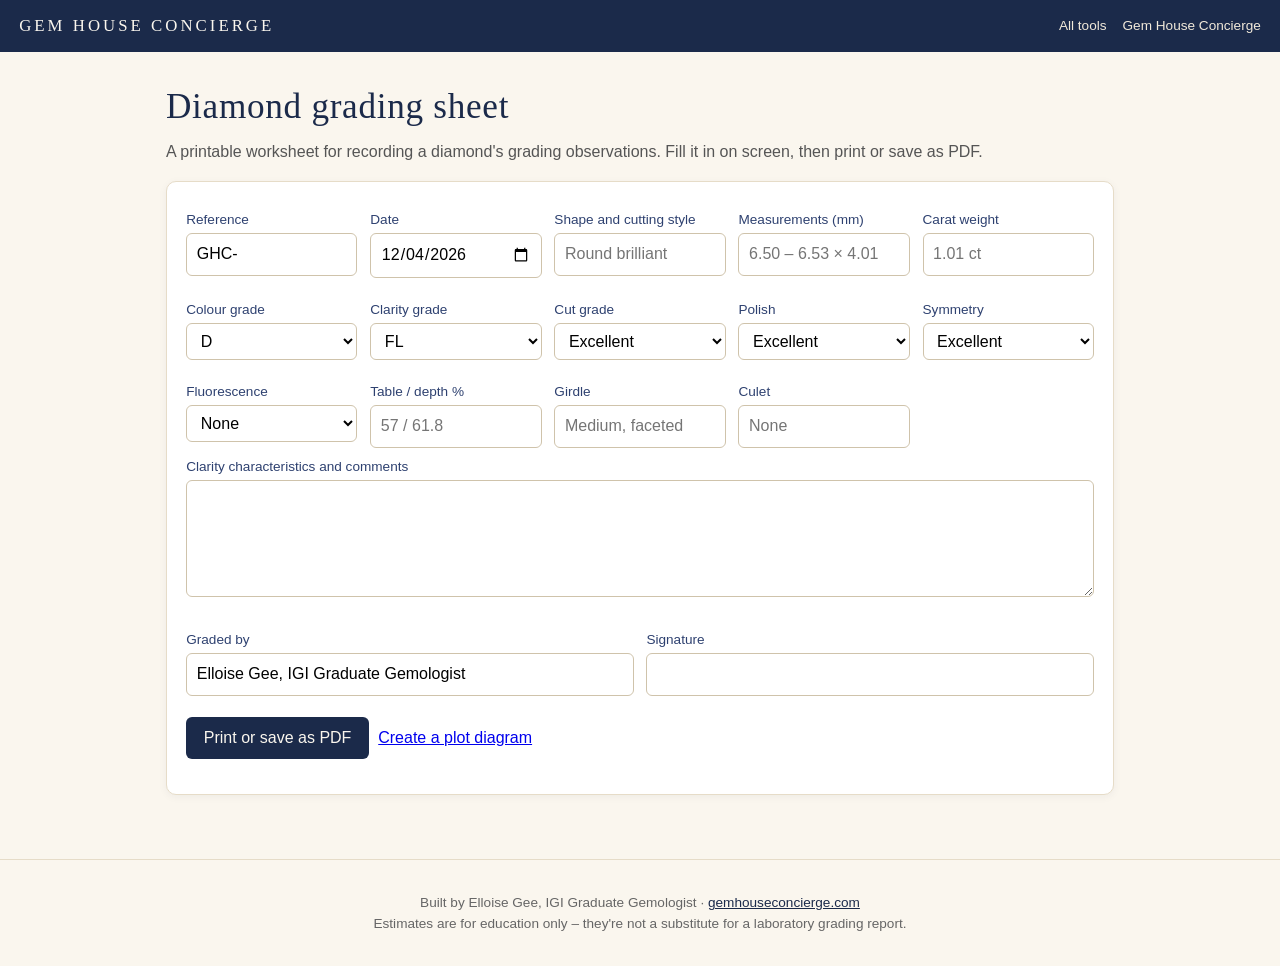
<file: grading-sheet.html>
<!doctype html><html lang="en-AU"><head><meta charset="utf-8"><meta name="viewport" content="width=device-width,initial-scale=1">
<title>Diamond grading sheet – Gem House Concierge</title><link rel="stylesheet" href="style.css"></head><body>
<header><a class="wm" href="index.html">Gem House Concierge</a><nav><a href="index.html">All tools</a><a href="https://www.gemhouseconcierge.com">Gem House Concierge</a></nav></header>
<main><h1>Diamond grading sheet</h1><p class="lead">A printable worksheet for recording a diamond's grading observations. Fill it in on screen, then print or save as PDF.</p>

<div class="card"><div class="row">
<div><label>Reference</label><input value="GHC-"></div><div><label>Date</label><input type="date" id="dt"></div><div><label>Shape and cutting style</label><input placeholder="Round brilliant"></div>
<div><label>Measurements (mm)</label><input placeholder="6.50 – 6.53 × 4.01"></div><div><label>Carat weight</label><input placeholder="1.01 ct"></div>
<div><label>Colour grade</label><select><option>D</option><option>E</option><option>F</option><option>G</option><option>H</option><option>I</option><option>J</option><option>K</option><option>L</option><option>M</option><option>N–Z</option></select></div>
<div><label>Clarity grade</label><select><option>FL</option><option>IF</option><option>VVS1</option><option>VVS2</option><option>VS1</option><option>VS2</option><option>SI1</option><option>SI2</option><option>I1</option><option>I2</option><option>I3</option></select></div>
<div><label>Cut grade</label><select><option>Excellent</option><option>Very Good</option><option>Good</option><option>Fair</option><option>Poor</option></select></div>
<div><label>Polish</label><select><option>Excellent</option><option>Very Good</option><option>Good</option><option>Fair</option><option>Poor</option></select></div>
<div><label>Symmetry</label><select><option>Excellent</option><option>Very Good</option><option>Good</option><option>Fair</option><option>Poor</option></select></div>
<div><label>Fluorescence</label><select><option>None</option><option>Faint</option><option>Medium</option><option>Strong</option><option>Very strong</option></select></div>
<div><label>Table / depth %</label><input placeholder="57 / 61.8"></div><div><label>Girdle</label><input placeholder="Medium, faceted"></div><div><label>Culet</label><input placeholder="None"></div></div>
<label>Clarity characteristics and comments</label><textarea rows="4"></textarea>
<div class="row" style="margin-top:1rem"><div><label>Graded by</label><input value="Elloise Gee, IGI Graduate Gemologist"></div><div><label>Signature</label><input></div></div>
<p class="noprint"><button onclick="print()">Print or save as PDF</button> <a href="diagram.html">Create a plot diagram</a></p></div>
<script>dt.valueAsDate=new Date()</script>
</main><footer>Built by Elloise Gee, IGI Graduate Gemologist · <a href="https://www.gemhouseconcierge.com">gemhouseconcierge.com</a><br>Estimates are for education only – they're not a substitute for a laboratory grading report.</footer></body></html>
</file>
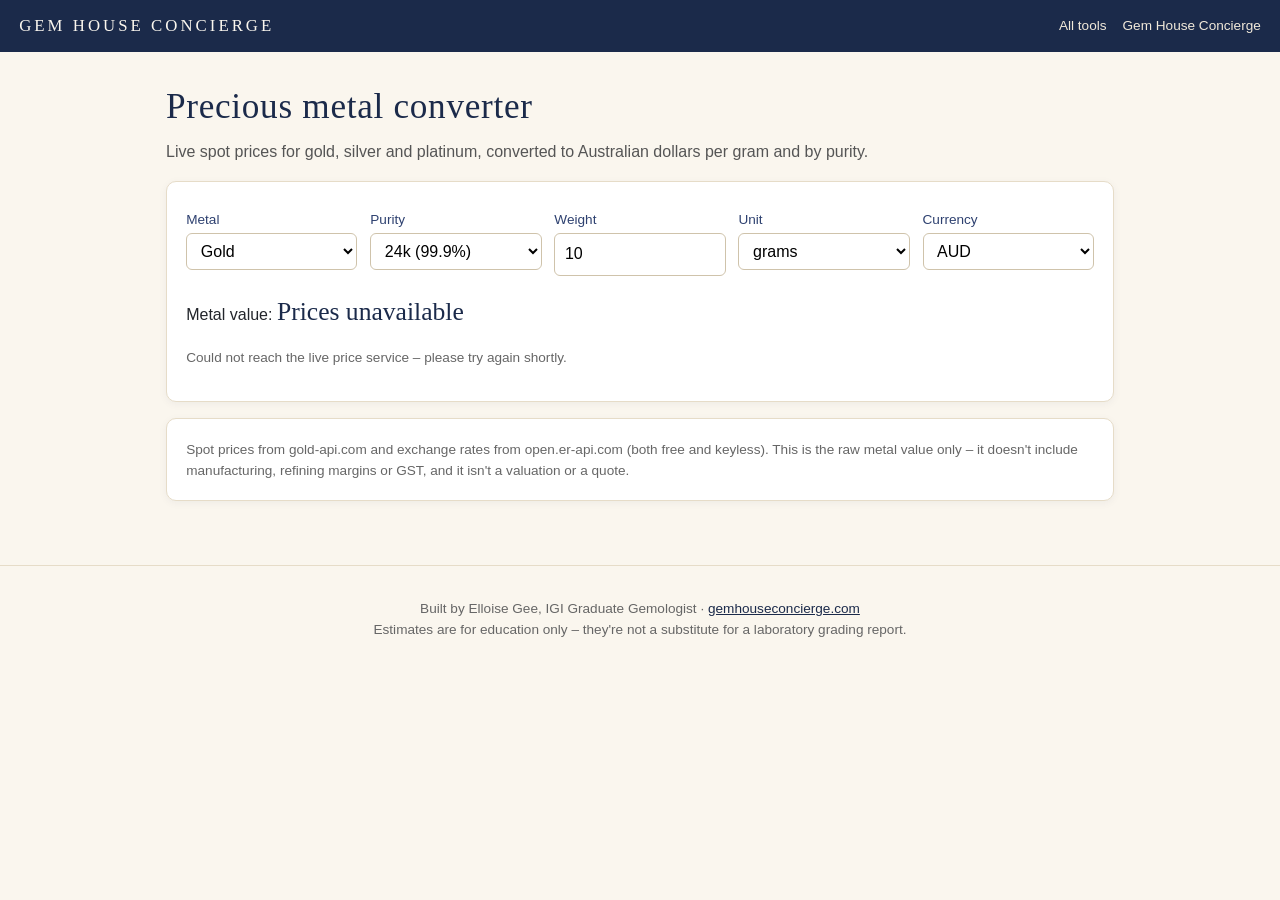
<file: metal-prices.html>
<!doctype html><html lang="en-AU"><head><meta charset="utf-8"><meta name="viewport" content="width=device-width,initial-scale=1">
<title>Precious metal converter – Gem House Concierge</title><link rel="stylesheet" href="style.css"></head><body>
<header><a class="wm" href="index.html">Gem House Concierge</a><nav><a href="index.html">All tools</a><a href="https://www.gemhouseconcierge.com">Gem House Concierge</a></nav></header>
<main><h1>Precious metal converter</h1><p class="lead">Live spot prices for gold, silver and platinum, converted to Australian dollars per gram and by purity.</p>

<div class="card"><div class="row">
<div><label>Metal</label><select id="metal"><option value="XAU">Gold</option><option value="XAG">Silver</option><option value="XPT">Platinum</option></select></div>
<div><label>Purity</label><select id="pur"></select></div>
<div><label>Weight</label><input id="wt" type="number" value="10" step="0.01"></div>
<div><label>Unit</label><select id="unit"><option value="1">grams</option><option value="31.1034768">troy ounces</option><option value="0.2">carats (metric)</option><option value="1.55517384">pennyweight</option></select></div>
<div><label>Currency</label><select id="cur"><option>AUD</option><option>USD</option><option>NZD</option><option>GBP</option><option>EUR</option></select></div></div>
<p>Metal value: <span class="result" id="out">Loading…</span></p><p class="note" id="st"></p></div>
<div class="card note">Spot prices from gold-api.com and exchange rates from open.er-api.com (both free and keyless). This is the raw metal value only – it doesn't include manufacturing, refining margins or GST, and it isn't a valuation or a quote.</div>
<script>
const PUR={XAU:[['24k (99.9%)',.999],['22k (91.6%)',.916],['18k (75%)',.75],['14k (58.5%)',.585],['9k (37.5%)',.375]],XAG:[['Fine (99.9%)',.999],['Sterling (92.5%)',.925]],XPT:[['950 platinum',.95],['900 platinum',.9],['999 platinum',.999]]};
let spot={},fx={USD:1},ok=false;const OZ=31.1034768;
function fillP(){pur.innerHTML=PUR[metal.value].map(([n,v])=>`<option value="${v}">${n}</option>`).join('')}
function calc(){if(!ok)return;const p=spot[metal.value]/OZ*fx[cur.value];const v=p*(+pur.value)*(+wt.value)*(+unit.value);
out.textContent=new Intl.NumberFormat('en-AU',{style:'currency',currency:cur.value}).format(v);window.metalValue=v;
st.textContent=`Spot ${metal.options[metal.selectedIndex].text}: ${new Intl.NumberFormat('en-AU',{style:'currency',currency:cur.value}).format(p)} per gram (pure) – updated ${new Date().toLocaleString('en-AU')}`}
async function load(){try{const r=await Promise.all(['XAU','XAG','XPT'].map(s=>fetch('https://api.gold-api.com/price/'+s).then(r=>r.json())));r.forEach((j,i)=>spot[['XAU','XAG','XPT'][i]]=j.price);
const f=await fetch('https://open.er-api.com/v6/latest/USD').then(r=>r.json());fx=f.rates;ok=true;calc()}catch(e){out.textContent='Prices unavailable';st.textContent='Could not reach the live price service – please try again shortly.'}}
metal.oninput=()=>{fillP();calc()};[pur,wt,unit,cur].forEach(e=>e.oninput=calc);fillP();load();setInterval(load,300000);
</script>
</main><footer>Built by Elloise Gee, IGI Graduate Gemologist · <a href="https://www.gemhouseconcierge.com">gemhouseconcierge.com</a><br>Estimates are for education only – they're not a substitute for a laboratory grading report.</footer></body></html>
</file>
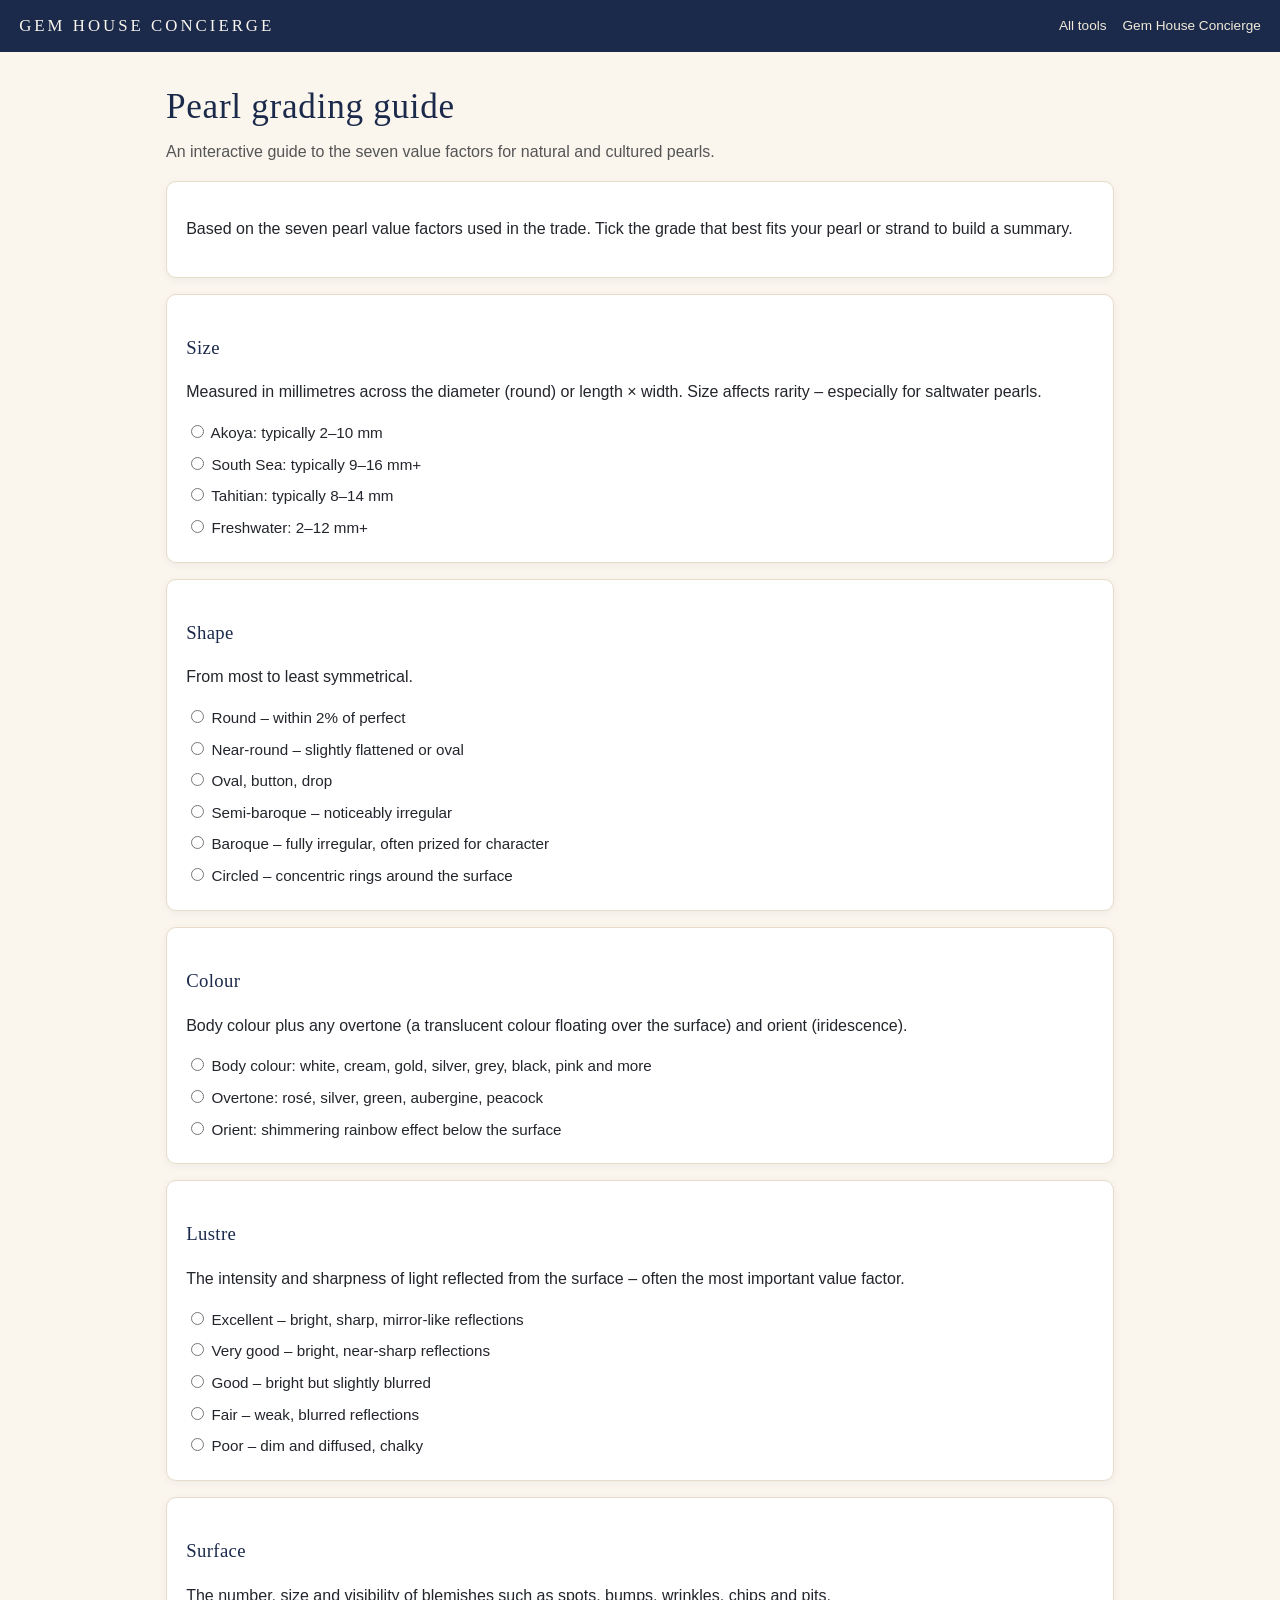
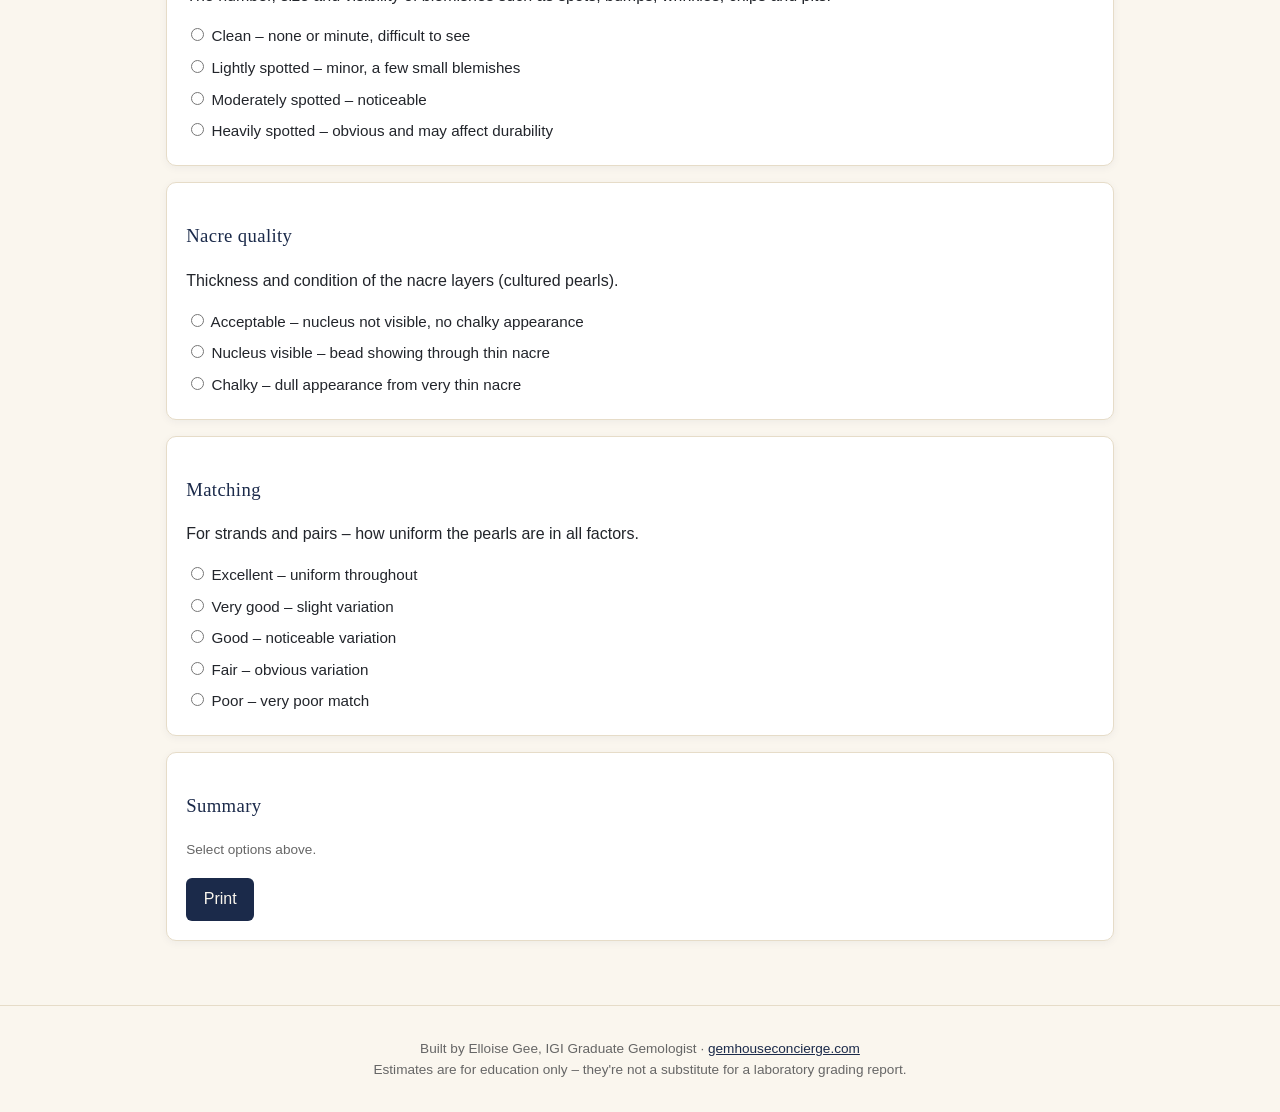
<file: pearl-guide.html>
<!doctype html><html lang="en-AU"><head><meta charset="utf-8"><meta name="viewport" content="width=device-width,initial-scale=1">
<title>Pearl grading guide – Gem House Concierge</title><link rel="stylesheet" href="style.css"></head><body>
<header><a class="wm" href="index.html">Gem House Concierge</a><nav><a href="index.html">All tools</a><a href="https://www.gemhouseconcierge.com">Gem House Concierge</a></nav></header>
<main><h1>Pearl grading guide</h1><p class="lead">An interactive guide to the seven value factors for natural and cultured pearls.</p>
<div class="card"><p>Based on the seven pearl value factors used in the trade. Tick the grade that best fits your pearl or strand to build a summary.</p></div><div class="card"><h3>Size</h3><p>Measured in millimetres across the diameter (round) or length × width. Size affects rarity – especially for saltwater pearls.</p><label style="font-size:.95rem;color:inherit"><input type="radio" name="p0" value="Akoya: typically 2–10 mm" style="width:auto"> Akoya: typically 2–10 mm</label><label style="font-size:.95rem;color:inherit"><input type="radio" name="p0" value="South Sea: typically 9–16 mm+" style="width:auto"> South Sea: typically 9–16 mm+</label><label style="font-size:.95rem;color:inherit"><input type="radio" name="p0" value="Tahitian: typically 8–14 mm" style="width:auto"> Tahitian: typically 8–14 mm</label><label style="font-size:.95rem;color:inherit"><input type="radio" name="p0" value="Freshwater: 2–12 mm+" style="width:auto"> Freshwater: 2–12 mm+</label></div><div class="card"><h3>Shape</h3><p>From most to least symmetrical.</p><label style="font-size:.95rem;color:inherit"><input type="radio" name="p1" value="Round – within 2% of perfect" style="width:auto"> Round – within 2% of perfect</label><label style="font-size:.95rem;color:inherit"><input type="radio" name="p1" value="Near-round – slightly flattened or oval" style="width:auto"> Near-round – slightly flattened or oval</label><label style="font-size:.95rem;color:inherit"><input type="radio" name="p1" value="Oval, button, drop" style="width:auto"> Oval, button, drop</label><label style="font-size:.95rem;color:inherit"><input type="radio" name="p1" value="Semi-baroque – noticeably irregular" style="width:auto"> Semi-baroque – noticeably irregular</label><label style="font-size:.95rem;color:inherit"><input type="radio" name="p1" value="Baroque – fully irregular, often prized for character" style="width:auto"> Baroque – fully irregular, often prized for character</label><label style="font-size:.95rem;color:inherit"><input type="radio" name="p1" value="Circled – concentric rings around the surface" style="width:auto"> Circled – concentric rings around the surface</label></div><div class="card"><h3>Colour</h3><p>Body colour plus any overtone (a translucent colour floating over the surface) and orient (iridescence).</p><label style="font-size:.95rem;color:inherit"><input type="radio" name="p2" value="Body colour: white, cream, gold, silver, grey, black, pink and more" style="width:auto"> Body colour: white, cream, gold, silver, grey, black, pink and more</label><label style="font-size:.95rem;color:inherit"><input type="radio" name="p2" value="Overtone: rosé, silver, green, aubergine, peacock" style="width:auto"> Overtone: rosé, silver, green, aubergine, peacock</label><label style="font-size:.95rem;color:inherit"><input type="radio" name="p2" value="Orient: shimmering rainbow effect below the surface" style="width:auto"> Orient: shimmering rainbow effect below the surface</label></div><div class="card"><h3>Lustre</h3><p>The intensity and sharpness of light reflected from the surface – often the most important value factor.</p><label style="font-size:.95rem;color:inherit"><input type="radio" name="p3" value="Excellent – bright, sharp, mirror-like reflections" style="width:auto"> Excellent – bright, sharp, mirror-like reflections</label><label style="font-size:.95rem;color:inherit"><input type="radio" name="p3" value="Very good – bright, near-sharp reflections" style="width:auto"> Very good – bright, near-sharp reflections</label><label style="font-size:.95rem;color:inherit"><input type="radio" name="p3" value="Good – bright but slightly blurred" style="width:auto"> Good – bright but slightly blurred</label><label style="font-size:.95rem;color:inherit"><input type="radio" name="p3" value="Fair – weak, blurred reflections" style="width:auto"> Fair – weak, blurred reflections</label><label style="font-size:.95rem;color:inherit"><input type="radio" name="p3" value="Poor – dim and diffused, chalky" style="width:auto"> Poor – dim and diffused, chalky</label></div><div class="card"><h3>Surface</h3><p>The number, size and visibility of blemishes such as spots, bumps, wrinkles, chips and pits.</p><label style="font-size:.95rem;color:inherit"><input type="radio" name="p4" value="Clean – none or minute, difficult to see" style="width:auto"> Clean – none or minute, difficult to see</label><label style="font-size:.95rem;color:inherit"><input type="radio" name="p4" value="Lightly spotted – minor, a few small blemishes" style="width:auto"> Lightly spotted – minor, a few small blemishes</label><label style="font-size:.95rem;color:inherit"><input type="radio" name="p4" value="Moderately spotted – noticeable" style="width:auto"> Moderately spotted – noticeable</label><label style="font-size:.95rem;color:inherit"><input type="radio" name="p4" value="Heavily spotted – obvious and may affect durability" style="width:auto"> Heavily spotted – obvious and may affect durability</label></div><div class="card"><h3>Nacre quality</h3><p>Thickness and condition of the nacre layers (cultured pearls).</p><label style="font-size:.95rem;color:inherit"><input type="radio" name="p5" value="Acceptable – nucleus not visible, no chalky appearance" style="width:auto"> Acceptable – nucleus not visible, no chalky appearance</label><label style="font-size:.95rem;color:inherit"><input type="radio" name="p5" value="Nucleus visible – bead showing through thin nacre" style="width:auto"> Nucleus visible – bead showing through thin nacre</label><label style="font-size:.95rem;color:inherit"><input type="radio" name="p5" value="Chalky – dull appearance from very thin nacre" style="width:auto"> Chalky – dull appearance from very thin nacre</label></div><div class="card"><h3>Matching</h3><p>For strands and pairs – how uniform the pearls are in all factors.</p><label style="font-size:.95rem;color:inherit"><input type="radio" name="p6" value="Excellent – uniform throughout" style="width:auto"> Excellent – uniform throughout</label><label style="font-size:.95rem;color:inherit"><input type="radio" name="p6" value="Very good – slight variation" style="width:auto"> Very good – slight variation</label><label style="font-size:.95rem;color:inherit"><input type="radio" name="p6" value="Good – noticeable variation" style="width:auto"> Good – noticeable variation</label><label style="font-size:.95rem;color:inherit"><input type="radio" name="p6" value="Fair – obvious variation" style="width:auto"> Fair – obvious variation</label><label style="font-size:.95rem;color:inherit"><input type="radio" name="p6" value="Poor – very poor match" style="width:auto"> Poor – very poor match</label></div><div class="card"><h3>Summary</h3><p id="sum" class="note">Select options above.</p><button class="noprint" onclick="print()">Print</button></div><script>const N=["Size", "Shape", "Colour", "Lustre", "Surface", "Nacre quality", "Matching"];document.querySelectorAll('input').forEach(e=>e.onchange=()=>{sum.innerHTML=N.map((n,i)=>{const s=document.querySelector(`input[name=p${i}]:checked`);return s?`<b>${n}:</b> ${s.value}`:''}).filter(Boolean).join('<br>')})</script>
</main><footer>Built by Elloise Gee, IGI Graduate Gemologist · <a href="https://www.gemhouseconcierge.com">gemhouseconcierge.com</a><br>Estimates are for education only – they're not a substitute for a laboratory grading report.</footer></body></html>
</file>
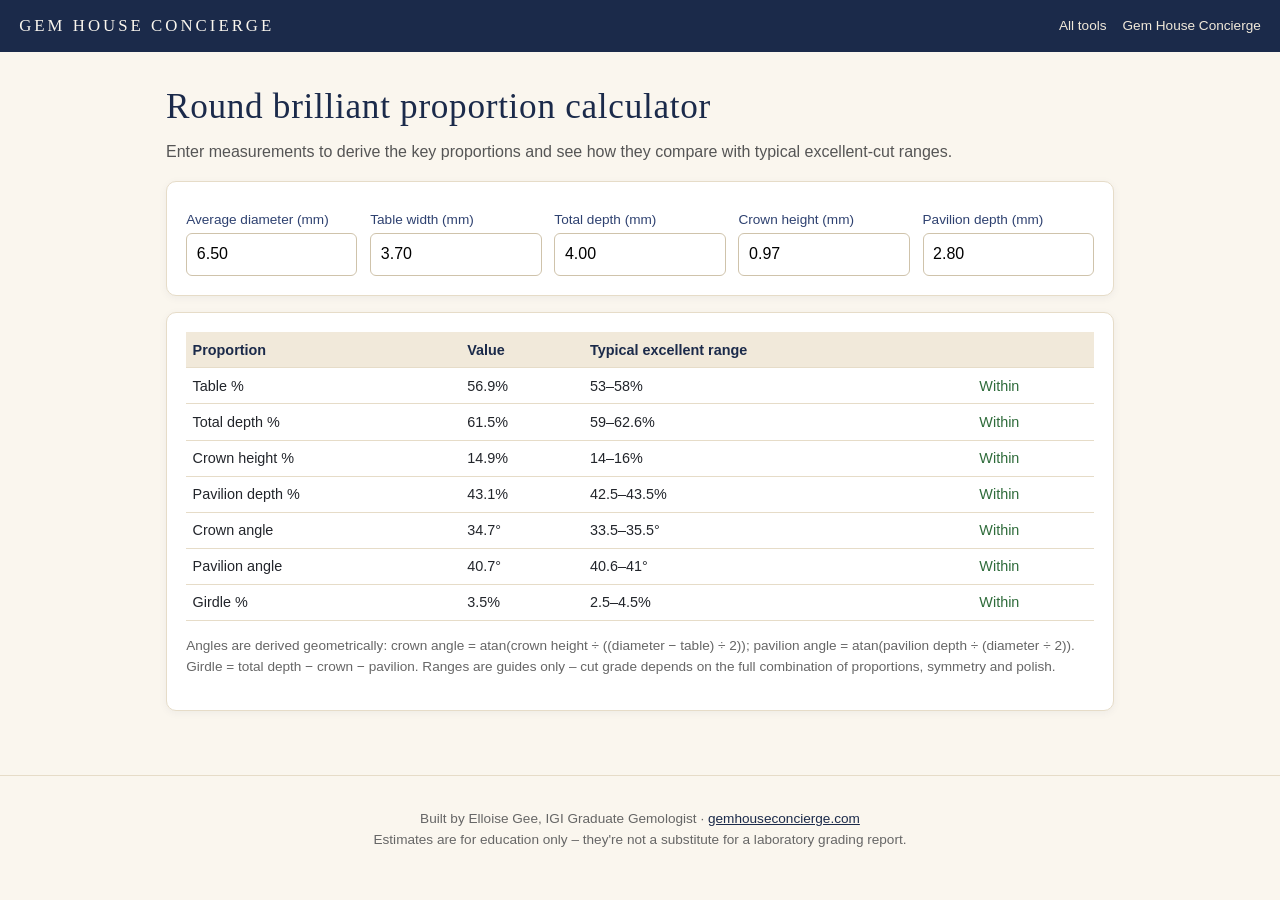
<file: proportions.html>
<!doctype html><html lang="en-AU"><head><meta charset="utf-8"><meta name="viewport" content="width=device-width,initial-scale=1">
<title>Round brilliant proportion calculator – Gem House Concierge</title><link rel="stylesheet" href="style.css"></head><body>
<header><a class="wm" href="index.html">Gem House Concierge</a><nav><a href="index.html">All tools</a><a href="https://www.gemhouseconcierge.com">Gem House Concierge</a></nav></header>
<main><h1>Round brilliant proportion calculator</h1><p class="lead">Enter measurements to derive the key proportions and see how they compare with typical excellent-cut ranges.</p>

<div class="card"><div class="row">
<div><label>Average diameter (mm)</label><input id="dia" type="number" step="0.01" value="6.50"></div>
<div><label>Table width (mm)</label><input id="tab" type="number" step="0.01" value="3.70"></div>
<div><label>Total depth (mm)</label><input id="dep" type="number" step="0.01" value="4.00"></div>
<div><label>Crown height (mm)</label><input id="ch" type="number" step="0.01" value="0.97"></div>
<div><label>Pavilion depth (mm)</label><input id="pd" type="number" step="0.01" value="2.80"></div>
</div></div>
<div class="card tablewrap"><table><thead><tr><th>Proportion</th><th>Value</th><th>Typical excellent range</th><th></th></tr></thead><tbody id="tb"></tbody></table>
<p class="note">Angles are derived geometrically: crown angle = atan(crown height ÷ ((diameter − table) ÷ 2)); pavilion angle = atan(pavilion depth ÷ (diameter ÷ 2)). Girdle = total depth − crown − pavilion. Ranges are guides only – cut grade depends on the full combination of proportions, symmetry and polish.</p></div>
<script>
const deg=r=>r*180/Math.PI;
function calc(){const D=+dia.value,T=+tab.value,H=+dep.value,C=+ch.value,P=+pd.value;
const rows=[['Table %',T/D*100,53,58,'%'],['Total depth %',H/D*100,59,62.6,'%'],['Crown height %',C/D*100,14,16,'%'],['Pavilion depth %',P/D*100,42.5,43.5,'%'],
['Crown angle',deg(Math.atan(C/((D-T)/2))),33.5,35.5,'°'],['Pavilion angle',deg(Math.atan(P/(D/2))),40.6,41.0,'°'],['Girdle %',(H-C-P)/D*100,2.5,4.5,'%']];
window.props=Object.fromEntries(rows.map(r=>[r[0],r[1]]));
tb.innerHTML=rows.map(([n,v,a,b,u])=>`<tr><td>${n}</td><td>${v.toFixed(1)}${u}</td><td>${a}–${b}${u}</td><td class="${v>=a&&v<=b?'ok':'warn'}">${v>=a&&v<=b?'Within':'Outside'}</td></tr>`).join('')}
document.querySelectorAll('input').forEach(e=>e.oninput=calc);calc();
</script>
</main><footer>Built by Elloise Gee, IGI Graduate Gemologist · <a href="https://www.gemhouseconcierge.com">gemhouseconcierge.com</a><br>Estimates are for education only – they're not a substitute for a laboratory grading report.</footer></body></html>
</file>
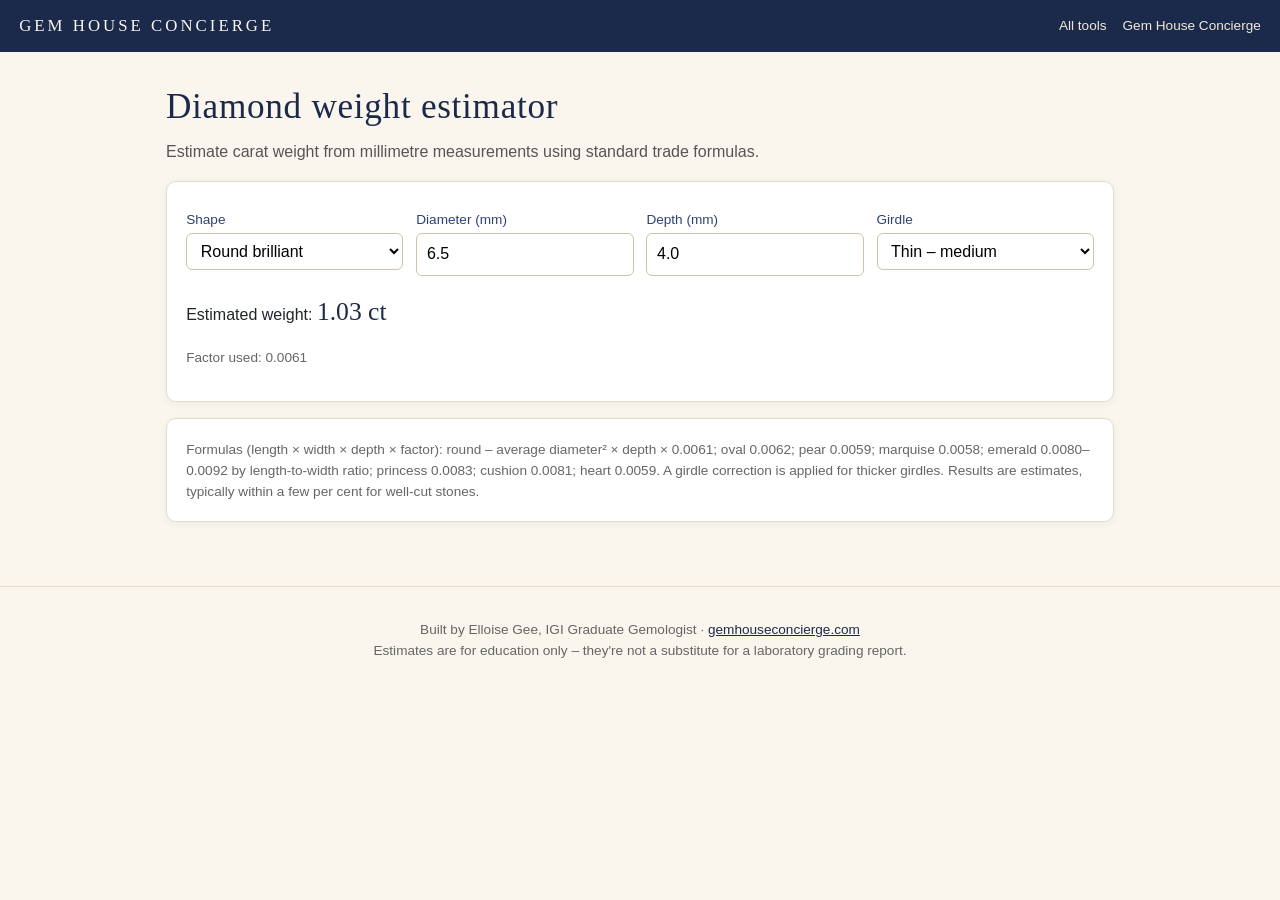
<file: weight.html>
<!doctype html><html lang="en-AU"><head><meta charset="utf-8"><meta name="viewport" content="width=device-width,initial-scale=1">
<title>Diamond weight estimator – Gem House Concierge</title><link rel="stylesheet" href="style.css"></head><body>
<header><a class="wm" href="index.html">Gem House Concierge</a><nav><a href="index.html">All tools</a><a href="https://www.gemhouseconcierge.com">Gem House Concierge</a></nav></header>
<main><h1>Diamond weight estimator</h1><p class="lead">Estimate carat weight from millimetre measurements using standard trade formulas.</p>

<div class="card"><div class="row">
<div><label>Shape</label><select id="shape">
<option value="round">Round brilliant</option><option value="oval">Oval</option><option value="pear">Pear</option><option value="marquise">Marquise</option><option value="emerald">Emerald / rectangular</option><option value="princess">Princess / square</option><option value="cushion">Cushion</option><option value="heart">Heart</option></select></div>
<div><label id="l1">Diameter (mm)</label><input id="d1" type="number" step="0.01" value="6.5"></div>
<div id="w2"><label>Width (mm)</label><input id="d2" type="number" step="0.01" value="6.5"></div>
<div><label>Depth (mm)</label><input id="d3" type="number" step="0.01" value="4.0"></div>
<div><label>Girdle</label><select id="gir"><option value="1">Thin – medium</option><option value="1.02">Slightly thick</option><option value="1.04">Thick</option><option value="1.07">Very thick</option></select></div>
</div><p>Estimated weight: <span class="result" id="out">–</span></p>
<p class="note" id="formula"></p></div>
<div class="card note">Formulas (length × width × depth × factor): round – average diameter² × depth × 0.0061; oval 0.0062; pear 0.0059; marquise 0.0058; emerald 0.0080–0.0092 by length-to-width ratio; princess 0.0083; cushion 0.0081; heart 0.0059. A girdle correction is applied for thicker girdles. Results are estimates, typically within a few per cent for well-cut stones.</div>
<script>
const F={oval:.0062,pear:.0059,marquise:.0058,princess:.0083,cushion:.0081,heart:.0059};
function calc(){const s=shape.value,a=+d1.value,b=+d2.value,c=+d3.value,g=+gir.value;let ct,f;
w2.style.display=s==='round'?'none':'';l1.textContent=s==='round'?'Diameter (mm)':'Length (mm)';
if(s==='round'){f=.0061;ct=a*a*c*f}else{if(s==='emerald'){const r=a/b;f=r<1.1?.0080:r<1.25?.0092:r<1.5?.0100:r<1.75?.0106:.0108}else f=F[s];ct=a*b*c*f}
ct*=g;out.textContent=isFinite(ct)&&ct>0?ct.toFixed(2)+' ct':'–';formula.textContent='Factor used: '+f;window.lastCt=ct}
document.querySelectorAll('input,select').forEach(e=>e.oninput=calc);calc();
</script>
</main><footer>Built by Elloise Gee, IGI Graduate Gemologist · <a href="https://www.gemhouseconcierge.com">gemhouseconcierge.com</a><br>Estimates are for education only – they're not a substitute for a laboratory grading report.</footer></body></html>
</file>
<file: style.css>
:root{--ivory:#faf6ee;--cream:#f1e9da;--navy:#1b2a4a;--navy2:#2e4170;--gold:#b08d57;--ink:#22252b}
*{box-sizing:border-box;accent-color:#1b2a4a}body{margin:0;background:var(--ivory);color:var(--ink);font:16px/1.55 "Helvetica Neue",Arial,sans-serif}
h1,h2,h3,.wm{font-family:"Bodoni Moda","Playfair Display",Didot,Georgia,serif;font-stretch:condensed;letter-spacing:.02em;color:var(--navy);font-weight:500}
header{background:var(--navy);color:var(--ivory);padding:.8rem 1.2rem;display:flex;justify-content:space-between;align-items:center;flex-wrap:wrap;gap:.5rem}
header .wm{color:var(--ivory);font-size:1.05rem;text-transform:uppercase;letter-spacing:.18em;text-decoration:none}
header nav a{color:var(--cream);text-decoration:none;font-size:.85rem;margin-left:1rem}
main{max-width:980px;margin:0 auto;padding:1.5rem 1rem 3rem}
h1{font-size:2.2rem;margin:.3rem 0}.lead{color:#555;margin-top:0}
.card{background:#fff;border:1px solid #e6dcc8;border-radius:10px;padding:1.2rem;margin:1rem 0;box-shadow:0 2px 8px rgba(27,42,74,.05)}
.grid{display:grid;grid-template-columns:repeat(auto-fill,minmax(260px,1fr));gap:1rem}
.grid a.card{display:block;text-decoration:none;color:inherit;margin:0;transition:.2s}.grid a.card:hover{border-color:var(--gold);transform:translateY(-2px)}
label{display:block;font-size:.85rem;color:var(--navy2);margin:.5rem 0 .2rem}
input,select,textarea,button{font:inherit;padding:.5rem .6rem;border:1px solid #cfc3ab;border-radius:6px;background:#fff;width:100%}
button{background:var(--navy);color:var(--ivory);border:0;cursor:pointer;width:auto;padding:.55rem 1.1rem;margin:.3rem .3rem 0 0}button:hover{background:var(--navy2)}
.row{display:grid;grid-template-columns:repeat(auto-fit,minmax(150px,1fr));gap:.8rem}
.result{font-family:Georgia,serif;font-size:1.6rem;color:var(--navy)}
table{border-collapse:collapse;width:100%;font-size:.9rem}th,td{border-bottom:1px solid #e6dcc8;padding:.4rem;text-align:left}th{color:var(--navy);background:var(--cream)}
.tablewrap{overflow-x:auto}.note{font-size:.85rem;color:#666}
.ok{color:#2e6b3a}.warn{color:#a0522d}
footer{text-align:center;font-size:.85rem;color:#666;padding:2rem 1rem;border-top:1px solid #e6dcc8}footer a{color:var(--navy)}
@media print{header nav,footer,.noprint{display:none}body{background:#fff}.card{box-shadow:none}}
</file>
